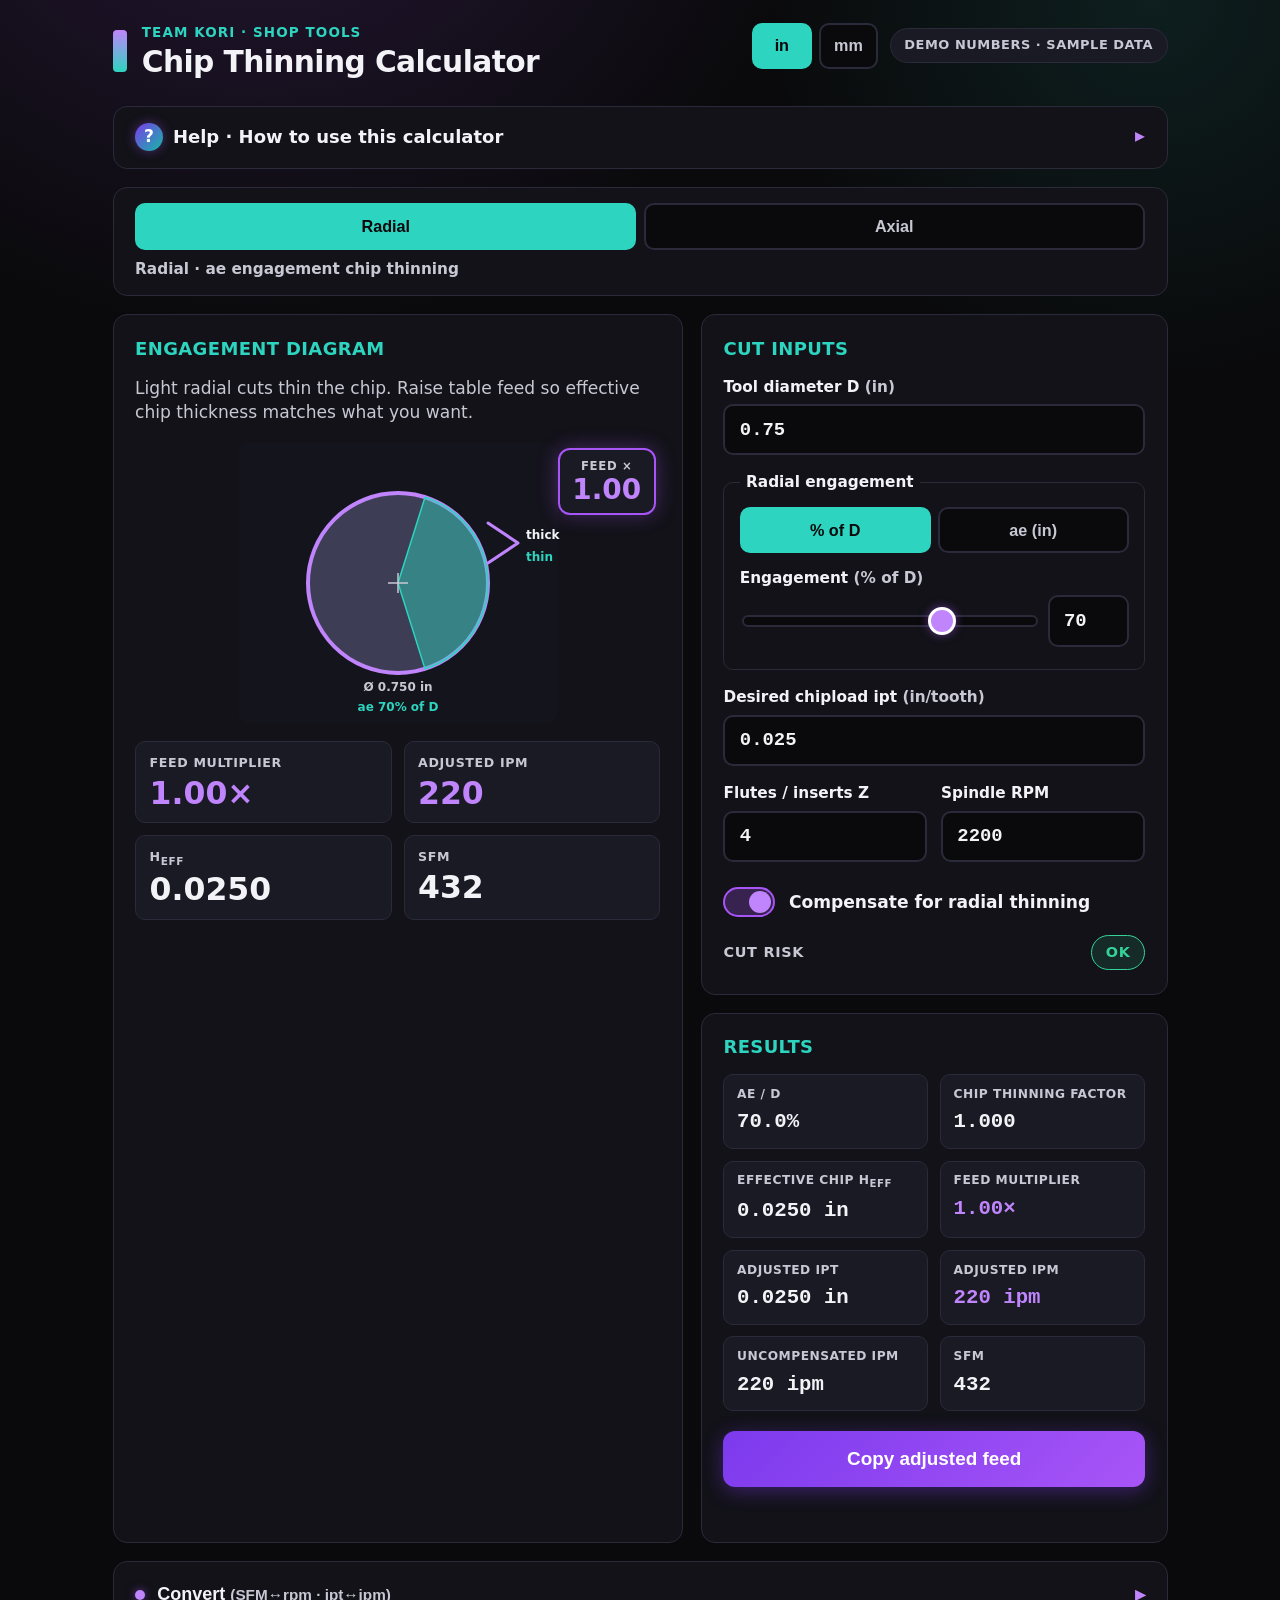
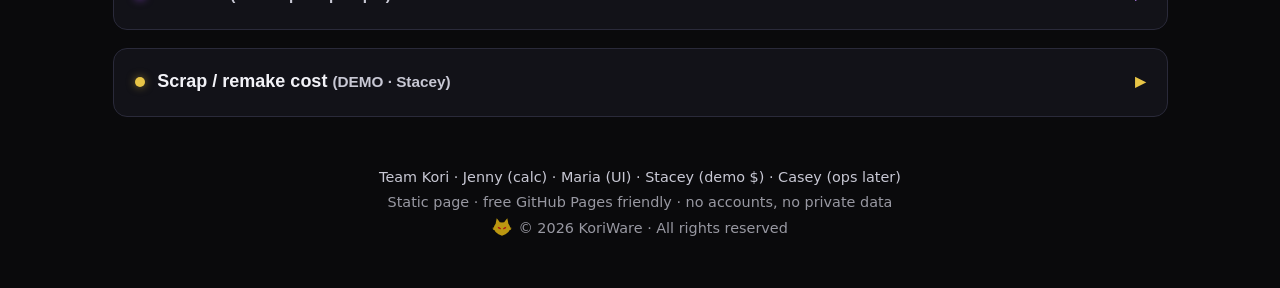
<file: index.html>
<!DOCTYPE html>
<!-- Chip Thinning Calculator. Copyright (c) 2026 KoriWare. All rights reserved. No permission is granted to copy, modify, redistribute, or reuse this code, design, or content. See LICENSE. -->
<html lang="en">
<head>
  <meta charset="UTF-8" />
  <meta name="viewport" content="width=device-width, initial-scale=1, viewport-fit=cover" />
  <meta name="description" content="Team Kori shop tool — Chip Thinning Calculator (Radial / Axial) for CNC machinists. Demo data only." />
  <meta property="og:type" content="website" />
  <meta property="og:site_name" content="Team Kori" />
  <meta property="og:title" content="Chip Thinning Calculator" />
  <meta property="og:description" content="Free radial / axial chip thinning calc for CNC. in|mm, Convert strip, phone-friendly. Demo numbers only." />
  <meta property="og:url" content="https://koriware.github.io/team-kori-shop-calc/" />
  <meta property="og:image" content="https://koriware.github.io/team-kori-shop-calc/og-image.png" />
  <meta property="og:image:width" content="1200" />
  <meta property="og:image:height" content="630" />
  <meta name="twitter:card" content="summary_large_image" />
  <meta name="twitter:title" content="Chip Thinning Calculator" />
  <meta name="twitter:description" content="Free radial / axial chip thinning calc for CNC. in|mm, Convert strip, phone-friendly. Demo numbers only." />
  <meta name="twitter:image" content="https://koriware.github.io/team-kori-shop-calc/og-image.png" />
  <meta name="theme-color" content="#0a0a0c" />
  <meta name="apple-mobile-web-app-capable" content="yes" />
  <meta name="apple-mobile-web-app-status-bar-style" content="black-translucent" />
  <meta name="apple-mobile-web-app-title" content="Chip Thinning" />
  <title>Chip Thinning Calculator · Team Kori</title>
  <link rel="manifest" href="manifest.webmanifest" />
  <link rel="icon" type="image/png" sizes="192x192" href="icon-192.png?v=cat3" />
  <link rel="icon" type="image/png" sizes="512x512" href="icon-512.png?v=cat3" />
  <link rel="apple-touch-icon" href="apple-touch-icon.png?v=cat3" />
  <link rel="stylesheet" href="styles.css?v=cat3" />
</head>
<body>
  <a class="skip-link" href="#main">Skip to calculator</a>

  <header class="site-header">
    <div class="brand">
      <span class="brand-mark" aria-hidden="true"></span>
      <div>
        <p class="brand-kicker">Team Kori · Shop Tools</p>
        <h1>Chip Thinning Calculator</h1>
      </div>
    </div>
    <div class="header-controls">
      <div class="seg units-seg" role="group" aria-label="Length units">
        <button type="button" id="units-in" class="seg-btn active" aria-pressed="true">in</button>
        <button type="button" id="units-mm" class="seg-btn" aria-pressed="false">mm</button>
      </div>
      <p class="demo-badge" role="status">DEMO NUMBERS · Sample data</p>
    </div>
  </header>

  <main id="main" class="layout">
    <!-- Help (collapsible) -->
    <section class="panel help" aria-labelledby="help-heading">
      <details class="help-details">
        <summary id="help-heading">
          <span class="help-summary-inner">
            <span class="help-mark" aria-hidden="true">?</span>
            Help · How to use this calculator
          </span>
          <span class="help-chevron" aria-hidden="true">▸</span>
        </summary>
        <div class="help-body">
          <h3>Quick start</h3>
          <ol class="help-steps">
            <li>Pick <strong>Radial</strong> or <strong>Axial</strong> mode with the top toggle.</li>
            <li>Set tool Ø, engagement (ae/% or ap + κ), desired chipload, flutes, and RPM.</li>
            <li>Read <strong>h<sub>eff</sub></strong>, the feed <strong>multiplier</strong>, and <strong>adjusted feed</strong> in the big numbers.</li>
            <li>Flip <strong>in | mm</strong> in the header anytime — it rewrites the whole board (angles, Z, RPM stay put).</li>
            <li>Open <strong>Convert</strong> under Results for SFM↔rpm / ipt↔ipm, then tap <strong>Use this…</strong> to push into the calc.</li>
          </ol>

          <h3>Radial mode</h3>
          <p>Side-milling / circular engagement. Factor = 2·√((ae/D)·(1−ae/D)) when ae/D &lt; 50%, else 1 (the chip reaches full ipt once the tool engages half its diameter). Example: 12.7% stepover gives a factor of 0.666, so feed × 1.50. Source: <a href="https://www.harveyperformance.com/in-the-loupe/combat-chip-thinning/" target="_blank" rel="noopener" style="color:inherit">Harvey Performance, Combat Chip Thinning</a> and HEM Guidebook p.20. Light ae thins the chip. Diagram: tool circle with shaded ae wedge.</p>

          <h3>Axial mode</h3>
          <p>Lead / entering angle thinning. Factor = sin(κ). Inputs: Ø (for surface speed), ap (axial DOC), κ (presets or free), ipt, Z, RPM. Diagram: side-view depth + lead-angle geometry. Source: <a href="https://www.sandvik.coromant.com/en-us/knowledge/milling/entering-angle-and-chip-thickness" target="_blank" rel="noopener" style="color:inherit">Sandvik Coromant, Entering angle and chip thickness</a> (h<sub>ex</sub> = f<sub>z</sub> · sin(κ<sub>r</sub>) for straight-edge inserts).</p>

          <h3>Compensate</h3>
          <p><strong>Radial only.</strong> When ON, the calc multiplies table feed so programmed IPM puts <em>effective</em> chip thickness back to the ipt you typed — light side cuts thin the chip, so you feed faster to keep load. When OFF, you still see the thinning math, but programmed feed stays ipt × RPM × Z.</p>
          <p><strong>Axial has no Compensate button on purpose.</strong> At small lead angles (like 12°) that jump can be 4–5× and unsafe for tools, spindle, and people. You still see h<sub>eff</sub> and a <strong>theoretical × (info only)</strong> — raise feed yourself after checking machine load and the insert card. Never treat the Axial × as a one-tap program value.</p>

          <h3>Lead / entering angle κ</h3>
          <p class="help-demo"><strong>What to type into κ.</strong> Open the insert or cutter catalog (or the box). Find one number labeled <strong>lead angle</strong>, <strong>entering angle</strong>, <strong>approach angle</strong>, or <strong>κ / κr</strong> — how many degrees the cutting edge leans off the machined face. Type that number into κ. Example: FFQ4 high-feed ≈ <strong>12°</strong>.</p>
          <p><strong>What it is (picture it).</strong> Look at the tool from the side, like the diagram. The work is flat. The insert’s cutting edge either stands tall or lays flatter on that face. κ is that lean, in degrees — not how deep you cut, not how wide sideways.</p>
          <ul class="help-steps">
            <li><strong>90°</strong> — edge stands square to the face (shoulder mill). Almost no axial thinning.</li>
            <li><strong>45°</strong> — common mid lean. Factor ≈ 0.707.</li>
            <li><strong>15° or 12°</strong> — high-feed: edge lays nearly flat on the face. Chip gets much thinner (sin 12° ≈ 0.208). Catalogs list high table feeds — you raise feed yourself against spindle load; Axial will not auto-jump feed.</li>
          </ul>
          <p><strong>Do not type these into κ:</strong> ap (depth of cut), ae (side engagement), rake, clearance, or a “chip thinning factor” from CAM. Those are different fields. κ is only the lean angle from the insert card.</p>
          <p>Math: Axial factor = sin(κ). Smaller κ → thinner chip → bigger theoretical × (shown as info only). Match the preset to your real card — don’t leave 15° on if your tool is 12°.</p>

          <h3>Convert + units</h3>
          <p><strong>in | mm</strong> lives in the header and flips every length field and label on the board (×25.4). <strong>Convert</strong> is a violet accordion under Results: SFM↔RPM needs Ø; ipt↔IPM needs Z + RPM. In mm mode it shows <strong>m/min ↔ rpm</strong> and <strong>mm/tooth ↔ mm/min</strong>. Gold stays on DEMO $ only — never next to Convert.</p>
          <p>Convert math: RPM = 12 × SFM ÷ (π × Ø), which Harvey Tool prints as 3.82 × SFM ÷ D, and feed = chipload × flutes × RPM. Source: <a href="https://www.harveytool.com/resources/general-machining-guidelines" target="_blank" rel="noopener" style="color:inherit">Harvey Tool General Machining Guidelines</a>.</p>

          <h3>DEMO costs only</h3>
          <p class="help-demo"><strong>DEMO costs only.</strong> Blank $, burden rate, and scrap totals are sample numbers so you can see how scrap burns cash. They are not anyone’s real shop rates. Toggle the panel off if you only want the thinning math.</p>

          <h3>What’s not in this build</h3>
          <p class="help-later"><strong>What’s not here yet.</strong> Setup / PM due board and arrive-by timers stay parked for a later tab — not missing, just not shipped.</p>
        </div>
      </details>
    </section>

    <!-- Primary mode: Radial | Axial -->
    <section class="panel mode-bar" aria-label="Thinning mode">
      <div class="seg mode-seg" role="group" aria-label="Radial or Axial">
        <button type="button" id="primary-radial" class="seg-btn active" aria-pressed="true">Radial</button>
        <button type="button" id="primary-axial" class="seg-btn" aria-pressed="false">Axial</button>
      </div>
      <p id="mode-hint" class="mode-hint">Radial · ae engagement chip thinning</p>
    </section>

    <!-- Hero diagram + primary outputs -->
    <section class="panel hero" aria-labelledby="diagram-heading">
      <div class="hero-copy">
        <h2 id="diagram-heading">Engagement diagram</h2>
        <p id="hero-lede" class="lede">Light radial cuts thin the chip. Raise table feed so effective chip thickness matches what you want.</p>
      </div>

      <div class="diagram-wrap" aria-hidden="true">
        <!-- Radial SVG -->
        <svg id="svg-radial" width="320" height="280" viewBox="0 0 320 280" preserveAspectRatio="xMidYMid meet" role="img" aria-label="Tool circle with shaded radial engagement arc">
          <circle cx="160" cy="140" r="90" class="tool-body" />
          <circle cx="160" cy="140" r="90" class="tool-ring" fill="none" />
          <path id="ae-wedge" class="ae-wedge" d="" />
          <line x1="150" y1="140" x2="170" y2="140" class="center-cross" />
          <line x1="160" y1="130" x2="160" y2="150" class="center-cross" />
          <g id="chip-arrow" class="chip-arrow">
            <path d="M 250 80 L 280 100 L 250 120" fill="none" stroke-linecap="round" stroke-linejoin="round" />
            <text x="288" y="96" class="chip-label">thick</text>
            <text x="288" y="118" class="chip-label thin">thin</text>
          </g>
          <text id="label-d" x="160" y="248" text-anchor="middle" class="svg-label">Ø D</text>
          <text id="label-ae" x="160" y="268" text-anchor="middle" class="svg-label ae">ae engagement</text>
        </svg>

        <!-- Axial SVG (side view: endmill + live lead angle) -->
        <svg id="svg-axial" class="hidden" width="320" height="280" viewBox="0 0 320 280" preserveAspectRatio="xMidYMid meet" role="img" aria-label="Endmill side view — lead angle tracks κ input">
          <!-- Workpiece -->
          <rect x="40" y="160" width="240" height="70" class="axial-work" rx="4" />
          <!-- Endmill: shank + body + flutes (static silhouette) -->
          <g id="axial-endmill" class="axial-endmill">
            <rect id="axial-shank" x="148" y="28" width="24" height="36" class="tool-body" rx="3" />
            <rect id="axial-cutter" x="130" y="60" width="60" height="100" class="tool-body" rx="6" />
            <rect x="130" y="60" width="60" height="100" class="tool-ring-rect" fill="none" rx="6" />
            <!-- Flute suggestion lines -->
            <line x1="142" y1="70" x2="142" y2="150" class="flute-line" />
            <line x1="160" y1="70" x2="160" y2="150" class="flute-line" />
            <line x1="178" y1="70" x2="178" y2="150" class="flute-line" />
          </g>
          <!-- Lead-angle insert wedge (updates with κ) -->
          <path id="axial-face" class="ae-wedge" d="" />
          <!-- Cutting edge line (updates with κ) -->
          <line id="axial-edge" class="lead-edge" x1="190" y1="160" x2="140" y2="120" />
          <!-- κ arc between work face and cutting edge -->
          <path id="kappa-arc" class="kappa-arc" d="" fill="none" />
          <!-- ap depth bracket -->
          <line id="ap-line" x1="210" y1="160" x2="210" y2="160" class="ap-bracket" />
          <text id="label-ap" x="222" y="150" class="svg-label ae">ap</text>
          <text id="label-kappa" x="100" y="150" text-anchor="middle" class="svg-label">κ</text>
          <text id="label-d-ax" x="160" y="258" text-anchor="middle" class="svg-label">Ø D · lead κ</text>
          <text id="label-ax-sub" x="160" y="272" text-anchor="middle" class="svg-label ae">axial thinning</text>
        </svg>

        <div id="mult-badge" class="mult-badge" aria-live="polite">
          <span class="mult-label">Feed ×</span>
          <span id="badge-mult" class="mult-value">1.00</span>
        </div>
      </div>

      <div class="hero-stats" aria-live="polite">
        <div class="stat">
          <span class="stat-label">Feed multiplier</span>
          <span id="out-mult" class="stat-value accent">—</span>
        </div>
        <div class="stat">
          <span class="stat-label" id="lbl-adj-feed">Adjusted IPM</span>
          <span id="out-adj-ipm" class="stat-value accent">—</span>
        </div>
        <div class="stat">
          <span class="stat-label">h<sub>eff</sub></span>
          <span id="out-heff" class="stat-value">—</span>
        </div>
        <div class="stat">
          <span class="stat-label" id="lbl-sfm">SFM</span>
          <span id="out-sfm" class="stat-value">—</span>
        </div>
      </div>
    </section>

    <!-- Inputs -->
    <section class="panel inputs" aria-labelledby="inputs-heading">
      <h2 id="inputs-heading">Cut inputs</h2>

      <div class="field">
        <label for="inp-d">Tool diameter D <span class="unit" id="unit-d">(in)</span></label>
        <input id="inp-d" type="number" inputmode="decimal" min="0.001" step="0.001" value="0.75" required />
      </div>

      <!-- Radial engagement -->
      <fieldset class="fieldset" id="block-radial">
        <legend>Radial engagement</legend>
        <div class="seg" role="group" aria-label="Engagement mode">
          <button type="button" id="mode-pct" class="seg-btn active" aria-pressed="true">% of D</button>
          <button type="button" id="mode-ae" class="seg-btn" aria-pressed="false">ae <span id="ae-unit-btn">(in)</span></button>
        </div>
        <div class="field" id="field-pct">
          <label for="inp-pct">Engagement <span class="unit">(% of D)</span></label>
          <div class="slider-row">
            <input id="inp-pct" type="range" min="1" max="100" step="1" value="70" />
            <input id="inp-pct-num" type="number" inputmode="decimal" min="1" max="100" step="1" value="70" aria-label="Engagement percent number" />
          </div>
        </div>
        <div class="field hidden" id="field-ae">
          <label for="inp-ae">Radial width ae <span class="unit" id="unit-ae">(in)</span></label>
          <input id="inp-ae" type="number" inputmode="decimal" min="0.001" step="0.001" value="0.525" />
        </div>
      </fieldset>

      <!-- Axial engagement -->
      <fieldset class="fieldset hidden" id="block-axial">
        <legend>Axial engagement</legend>
        <div class="field">
          <label for="inp-ap">Axial DOC ap <span class="unit" id="unit-ap">(in)</span></label>
          <input id="inp-ap" type="number" inputmode="decimal" min="0.001" step="0.001" value="0.100" />
        </div>
        <div class="field">
          <label for="inp-kappa">Lead / entering angle κ <span class="unit">(°)</span></label>
          <div class="kappa-row">
            <input id="inp-kappa" type="number" inputmode="decimal" min="1" max="90" step="0.1" value="45" />
            <div class="kappa-presets" role="group" aria-label="κ presets">
              <button type="button" class="preset-btn" data-kappa="90">90°</button>
              <button type="button" class="preset-btn active" data-kappa="45">45°</button>
              <button type="button" class="preset-btn" data-kappa="15">15°</button>
            </div>
          </div>
          <p class="convert-hint">90° ≈ square · 45° · 15° high-feed</p>
        </div>
      </fieldset>

      <div class="field">
        <label for="inp-ipt">Desired chipload <span id="lbl-ipt-name">ipt</span> <span class="unit" id="unit-ipt">(in/tooth)</span></label>
        <input id="inp-ipt" type="number" inputmode="decimal" min="0.0001" step="0.0001" value="0.025" required />
      </div>

      <div class="field-row">
        <div class="field">
          <label for="inp-z">Flutes / inserts Z</label>
          <input id="inp-z" type="number" inputmode="numeric" min="1" step="1" value="4" required />
        </div>
        <div class="field">
          <label for="inp-rpm">Spindle RPM</label>
          <input id="inp-rpm" type="number" inputmode="numeric" min="1" step="1" value="2200" required />
        </div>
      </div>

      <div class="toggle-row" id="row-compensate">
        <label class="toggle" for="inp-compensate">
          <input id="inp-compensate" type="checkbox" checked />
          <span class="toggle-ui" aria-hidden="true"></span>
          <span class="toggle-text" id="lbl-compensate">Compensate for radial thinning</span>
        </label>
      </div>
      <p id="axial-safe-note" class="mode-hint hidden" role="note">Axial never auto-bumps feed — theoretical × is info only. Cap IPM yourself.</p>

      <p id="warn-box" class="warn-box hidden" role="alert"></p>

      <div class="risk-row">
        <span class="risk-label">Cut risk</span>
        <span id="risk-chip" class="risk-chip green">OK</span>
      </div>
    </section>

    <!-- Detailed outputs -->
    <section class="panel outputs" aria-labelledby="outputs-heading">
      <h2 id="outputs-heading">Results</h2>
      <dl class="result-grid">
        <div>
          <dt id="dt-ratio">ae / D</dt>
          <dd id="out-ratio">—</dd>
        </div>
        <div>
          <dt>Chip thinning factor</dt>
          <dd id="out-factor">—</dd>
        </div>
        <div>
          <dt>Effective chip h<sub>eff</sub></dt>
          <dd id="out-heff2">—</dd>
        </div>
        <div>
          <dt id="dt-mult">Feed multiplier</dt>
          <dd id="out-mult2" class="accent-text">—</dd>
        </div>
        <div>
          <dt id="dt-adj-ipt">Adjusted ipt</dt>
          <dd id="out-adj-ipt">—</dd>
        </div>
        <div>
          <dt id="dt-adj-ipm">Adjusted IPM</dt>
          <dd id="out-adj-ipm2" class="accent-text">—</dd>
        </div>
        <div>
          <dt id="dt-raw-ipm">Uncompensated IPM</dt>
          <dd id="out-raw-ipm">—</dd>
        </div>
        <div>
          <dt id="dt-sfm">SFM</dt>
          <dd id="out-sfm2">—</dd>
        </div>
      </dl>

      <button type="button" id="btn-copy" class="btn-primary">
        Copy adjusted feed
      </button>
      <p id="copy-status" class="copy-status" aria-live="polite"></p>
    </section>

    <!-- Convert (collapsible, under Results — violet; never next to gold DEMO $) -->
    <section class="panel convert" aria-labelledby="convert-heading">
      <button type="button" id="convert-toggle" class="convert-toggle" aria-expanded="false" aria-controls="convert-body">
        <span>
          <span class="violet-dot" aria-hidden="true"></span>
          Convert <span class="soft">(SFM↔rpm · ipt↔ipm)</span>
        </span>
        <span id="convert-chevron" class="chevron convert-chevron" aria-hidden="true">▸</span>
      </button>
      <h2 id="convert-heading" class="sr-only">Convert</h2>

      <div id="convert-body" class="convert-body hidden">
        <p class="convert-lede">Push results into the calc mid-job. <strong>in | mm</strong> stays in the header. Violet = convert · gold stays on DEMO $.</p>

        <div class="convert-grid">
          <div class="convert-card">
            <h3 id="conv-speed-title">SFM ↔ RPM</h3>
            <div class="field-row">
              <div class="field">
                <label for="conv-sfm" id="lbl-conv-sfm">SFM</label>
                <input id="conv-sfm" type="number" inputmode="decimal" min="0" step="1" value="" placeholder="—" />
              </div>
              <div class="field">
                <label for="conv-rpm">RPM</label>
                <input id="conv-rpm" type="number" inputmode="numeric" min="0" step="1" value="" placeholder="—" />
              </div>
            </div>
            <p class="convert-hint" id="conv-speed-hint">Uses tool Ø above</p>
            <div class="convert-actions">
              <button type="button" id="btn-use-rpm" class="btn-convert">Use this RPM</button>
              <button type="button" id="btn-use-sfm" class="btn-convert ghost">Fill from calc</button>
            </div>
          </div>

          <div class="convert-card">
            <h3 id="conv-feed-title">ipt ↔ IPM</h3>
            <div class="field-row">
              <div class="field">
                <label for="conv-ipt" id="lbl-conv-ipt">ipt</label>
                <input id="conv-ipt" type="number" inputmode="decimal" min="0" step="0.0001" value="" placeholder="—" />
              </div>
              <div class="field">
                <label for="conv-ipm" id="lbl-conv-ipm">IPM</label>
                <input id="conv-ipm" type="number" inputmode="decimal" min="0" step="0.1" value="" placeholder="—" />
              </div>
            </div>
            <p class="convert-hint">Uses Z + RPM above</p>
            <div class="convert-actions">
              <button type="button" id="btn-use-ipm" class="btn-convert">Use this IPM→ipt</button>
              <button type="button" id="btn-use-ipt" class="btn-convert ghost">Use this ipt</button>
            </div>
          </div>
        </div>
      </div>
    </section>

    <!-- Cost panel (Stacey) -->
    <section class="panel cost" aria-labelledby="cost-heading">
      <button type="button" id="cost-toggle" class="cost-toggle" aria-expanded="false" aria-controls="cost-body">
        <span>
          <span class="gold-dot" aria-hidden="true"></span>
          Scrap / remake cost <span class="soft">(DEMO · Stacey)</span>
        </span>
        <span id="cost-chevron" class="chevron" aria-hidden="true">▸</span>
      </button>

      <div id="cost-body" class="cost-body hidden">
        <p class="demo-note">Demo defaults only — not real shop costs. Toggle this panel off for pure thinning math.</p>

        <div class="field-row">
          <div class="field">
            <label for="cost-blank">Blank $</label>
            <input id="cost-blank" type="number" inputmode="decimal" min="0" step="0.01" value="25" />
          </div>
          <div class="field">
            <label for="cost-cycle">Cycle <span class="unit">(min)</span></label>
            <input id="cost-cycle" type="number" inputmode="decimal" min="0" step="0.1" value="8" />
          </div>
        </div>
        <div class="field-row">
          <div class="field">
            <label for="cost-burden">Burden <span class="unit">($/hr)</span></label>
            <input id="cost-burden" type="number" inputmode="decimal" min="0" step="1" value="85" />
          </div>
          <div class="field">
            <label for="cost-scrap">Scrap count</label>
            <input id="cost-scrap" type="number" inputmode="numeric" min="0" step="1" value="1" />
          </div>
        </div>
        <div class="field-row">
          <div class="field">
            <label for="cost-tool">Tool / insert $</label>
            <input id="cost-tool" type="number" inputmode="decimal" min="0" step="0.01" value="40" />
          </div>
          <div class="field">
            <label for="cost-edges">Est. edges left</label>
            <input id="cost-edges" type="number" inputmode="numeric" min="0" step="1" value="4" />
          </div>
        </div>

        <dl class="cost-results">
          <div>
            <dt>Scrap $ (per part)</dt>
            <dd id="out-scrap-cost" class="gold-text">—</dd>
          </div>
          <div>
            <dt>Remake $ (× scrap count)</dt>
            <dd id="out-remake-cost" class="gold-text">—</dd>
          </div>
          <div>
            <dt>Tool-life risk</dt>
            <dd><span id="tool-risk-chip" class="risk-chip green">OK</span></dd>
          </div>
        </dl>
      </div>
    </section>
  </main>

  <footer class="site-footer">
    <p>Team Kori · Jenny (calc) · Maria (UI) · Stacey (demo $) · Casey (ops later)</p>
    <p class="fine">Static page · free GitHub Pages friendly · no accounts, no private data</p>
    <p class="fine"><img src="cat-mark.svg?v=cat3" alt="" class="cat-mark" width="18" height="16">© 2026 KoriWare · All rights reserved</p>
  </footer>

  <script src="app.js?v=ct1"></script>
</body>
</html>
</file>
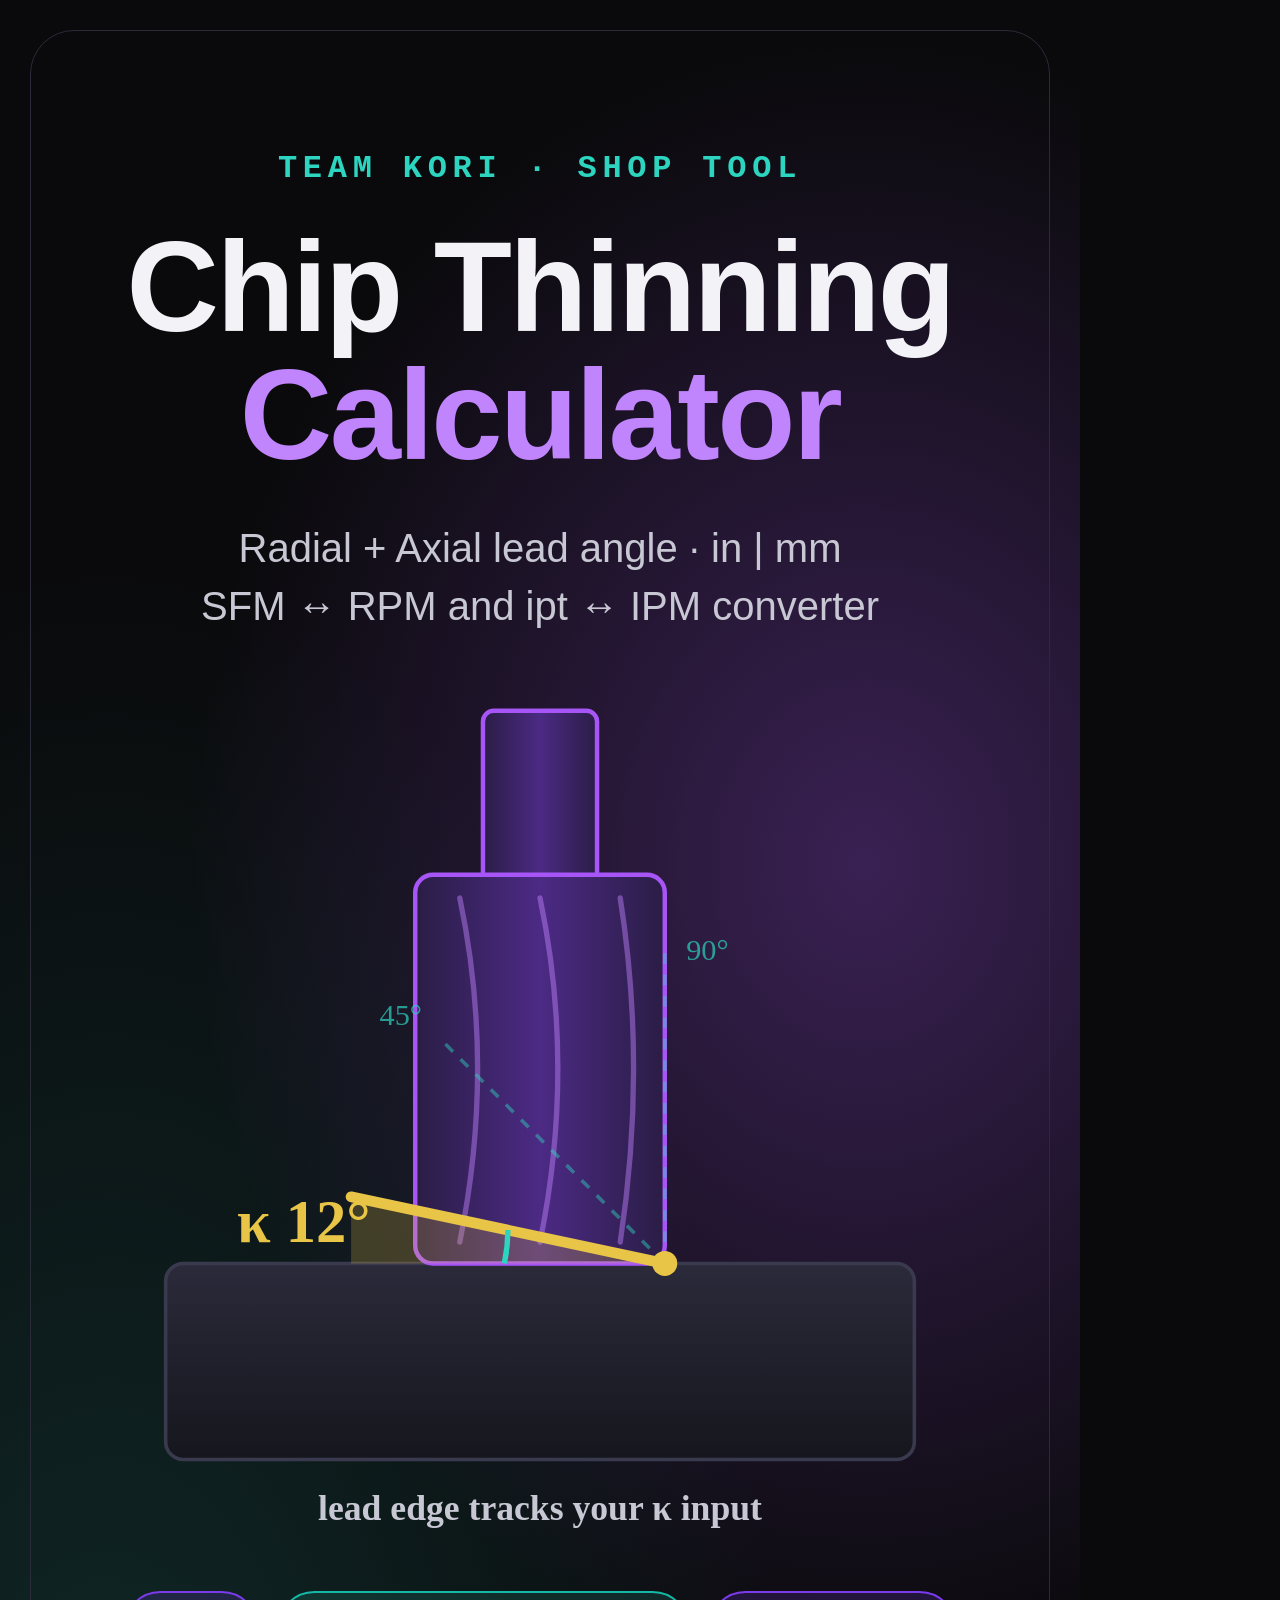
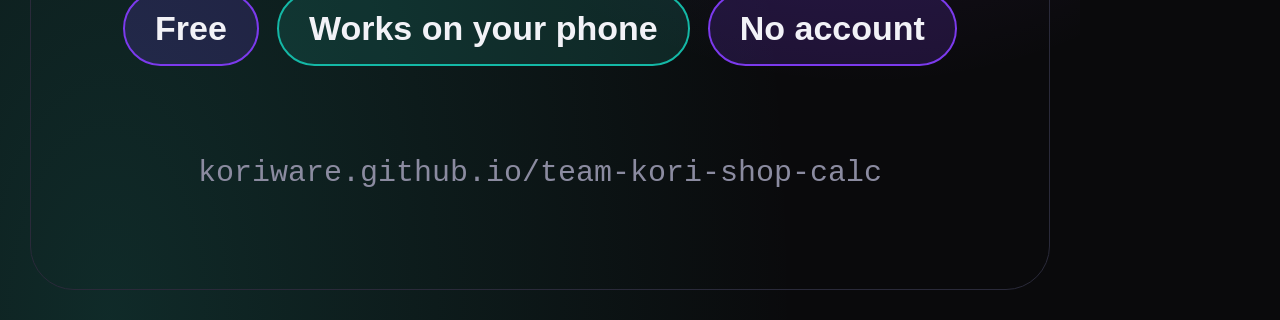
<file: _card/card-916.html>
<!doctype html><html><head><meta charset="utf-8"><style>
*{margin:0;padding:0;box-sizing:border-box}
html,body{width:1080px;height:1920px;background:#0a0a0c;overflow:hidden}
.card{position:relative;width:1080px;height:1920px;padding:150px 90px 130px;display:flex;flex-direction:column;align-items:center;text-align:center;
 background:radial-gradient(ellipse at 80% 45%,rgba(168,85,247,.30),transparent 55%),
 radial-gradient(ellipse at 10% 100%,rgba(45,212,191,.16),transparent 50%),#0a0a0c;
 font-family:'Inter',sans-serif;color:#f2f2f7}
.card:before{content:"";position:absolute;inset:30px;border:1.5px solid #2a2a3a;border-radius:44px}
.eyebrow{font-family:'JetBrains Mono',monospace;font-size:32px;letter-spacing:.18em;color:#2dd4bf;font-weight:600}
h1{font-family:'Space Grotesk',sans-serif;font-weight:700;font-size:128px;line-height:1.0;margin-top:36px;letter-spacing:-.02em}
h1 span{color:#c084fc}
.sub{font-size:40px;color:#c8c8d4;margin-top:40px;line-height:1.45}
.diagram{width:820px;height:856px;margin-top:40px}
.pills{display:flex;gap:18px;margin-top:60px;flex-wrap:wrap;justify-content:center}
.pill{font-size:34px;font-weight:600;padding:16px 30px;border-radius:999px;border:2px solid #7c3aed;background:rgba(124,58,237,.18)}
.pill.t{border-color:#14b8a6;background:rgba(45,212,191,.12)}
.url{margin-top:auto;font-family:'JetBrains Mono',monospace;font-size:30px;color:#8b8ba0}
</style></head><body><div class="card">
 <div class="eyebrow">TEAM KORI · SHOP TOOL</div>
 <h1>Chip Thinning<br><span>Calculator</span></h1>
 <div class="sub">Radial + Axial lead angle · in | mm<br>SFM ↔ RPM and ipt ↔ IPM converter</div>
 <svg class="diagram" viewBox="0 0 460 480">
 <defs><linearGradient id="body" x1="0" x2="1"><stop offset="0" stop-color="#2a1d45"/><stop offset=".5" stop-color="#4c2a85"/><stop offset="1" stop-color="#2a1d45"/></linearGradient>
 <linearGradient id="work" x1="0" y1="0" x2="0" y2="1"><stop offset="0" stop-color="#2a2a3a"/><stop offset="1" stop-color="#16161e"/></linearGradient></defs>
 <!-- work -->
 <rect x="20" y="330" width="420" height="110" rx="10" fill="url(#work)" stroke="#3a3a4e" stroke-width="2"/>
 <!-- shank -->
 <rect x="198" y="20" width="64" height="100" rx="6" fill="url(#body)" stroke="#a855f7" stroke-width="2.5"/>
 <!-- body -->
 <rect x="160" y="112" width="140" height="218" rx="10" fill="url(#body)" stroke="#a855f7" stroke-width="2.5"/>
 <g stroke="rgba(192,132,252,.45)" stroke-width="3" stroke-linecap="round">
  <path d="M185 125 Q205 220 185 318" fill="none"/><path d="M230 125 Q250 220 230 318" fill="none"/><path d="M275 125 Q290 220 275 318" fill="none"/></g>
 <!-- ghost edges -->
 <g stroke="#2dd4bf" stroke-width="2" stroke-dasharray="6 6" opacity=".45">
  <line x1="300" y1="330" x2="300" y2="150"/><line x1="300" y1="330" x2="173" y2="203"/></g>
 <text x="312" y="160" font-family="JetBrains Mono" font-size="17" fill="#2dd4bf" opacity=".7">90°</text>
 <text x="140" y="196" font-family="JetBrains Mono" font-size="17" fill="#2dd4bf" opacity=".7">45°</text>
 <!-- wedge + live edge at 12° -->
 <path d="M300 330 L124 292.6 L124 330 Z" fill="rgba(232,197,71,.22)"/>
 <line x1="300" y1="330" x2="124" y2="292.6" stroke="#e8c547" stroke-width="6" stroke-linecap="round"/>
 <path d="M210 330 A90 90 0 0 0 212 311.3" fill="none" stroke="#2dd4bf" stroke-width="3"/>
 <circle cx="300" cy="330" r="7" fill="#e8c547"/>
 <text x="60" y="318" font-family="Space Grotesk" font-weight="700" font-size="34" fill="#e8c547">κ 12°</text>
 <!-- caption -->
 <text x="230" y="474" text-anchor="middle" font-family="Inter" font-weight="600" font-size="20" fill="#c8c8d4">lead edge tracks your κ input</text>
</svg>
 <div class="pills"><div class="pill">Free</div><div class="pill t">Works on your phone</div><div class="pill">No account</div></div>
 <div class="url">koriware.github.io/team-kori-shop-calc</div>
</div></body></html>
</file>
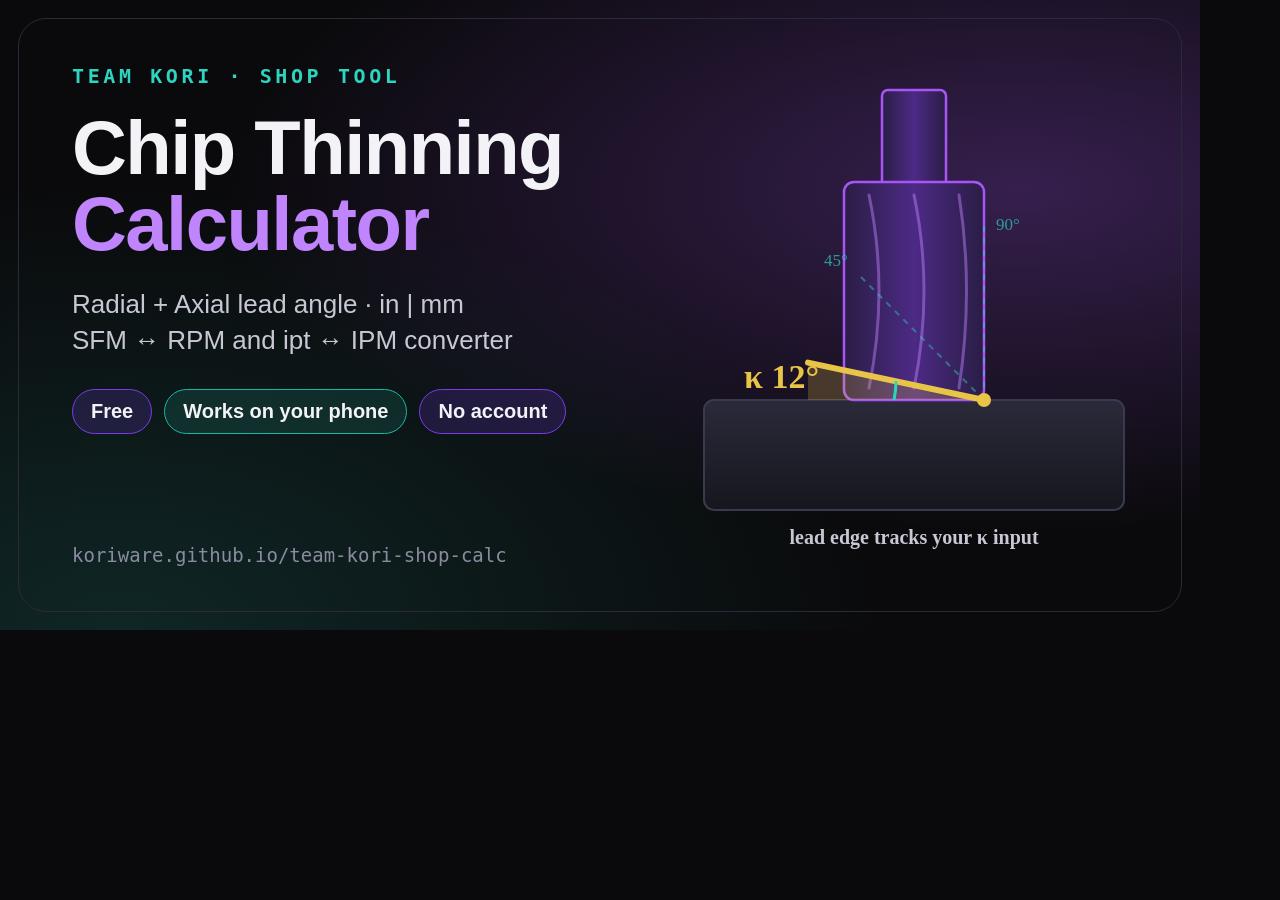
<file: _card/card.html>
<!doctype html><html><head><meta charset="utf-8"><style>
*{margin:0;padding:0;box-sizing:border-box}
html,body{width:1200px;height:630px;background:#0a0a0c;overflow:hidden}
.card{position:relative;width:1200px;height:630px;padding:64px 72px;
 background:radial-gradient(ellipse at 85% 30%,rgba(168,85,247,.28),transparent 55%),
 radial-gradient(ellipse at 10% 100%,rgba(45,212,191,.14),transparent 50%),#0a0a0c;
 font-family:'Inter',sans-serif;color:#f2f2f7}
.card:before{content:"";position:absolute;inset:18px;border:1px solid #2a2a3a;border-radius:28px}
.left{position:relative;width:640px;height:100%;display:flex;flex-direction:column}
.eyebrow{font-family:'JetBrains Mono',monospace;font-size:20px;letter-spacing:.18em;color:#2dd4bf;font-weight:600}
h1{font-family:'Space Grotesk',sans-serif;font-weight:700;font-size:76px;line-height:1.0;margin-top:22px;letter-spacing:-.02em}
h1 span{color:#c084fc}
.sub{font-size:26px;color:#c8c8d4;margin-top:24px;line-height:1.4}
.pills{display:flex;gap:12px;margin-top:30px}
.pill{font-size:20px;font-weight:600;padding:10px 18px;border-radius:999px;border:1.5px solid #7c3aed;background:rgba(124,58,237,.18);color:#f2f2f7}
.pill.t{border-color:#14b8a6;background:rgba(45,212,191,.12)}
.url{margin-top:auto;font-family:'JetBrains Mono',monospace;font-size:19px;color:#8b8ba0}
.diagram{position:absolute;right:56px;top:70px;width:460px;height:480px}
</style></head><body><div class="card">
<div class="left">
 <div class="eyebrow">TEAM KORI · SHOP TOOL</div>
 <h1>Chip Thinning<br><span>Calculator</span></h1>
 <div class="sub">Radial + Axial lead angle · in | mm<br>SFM ↔ RPM and ipt ↔ IPM converter</div>
 <div class="pills"><div class="pill">Free</div><div class="pill t">Works on your phone</div><div class="pill">No account</div></div>
 <div class="url">koriware.github.io/team-kori-shop-calc</div>
</div>
<svg class="diagram" viewBox="0 0 460 480">
 <defs><linearGradient id="body" x1="0" x2="1"><stop offset="0" stop-color="#2a1d45"/><stop offset=".5" stop-color="#4c2a85"/><stop offset="1" stop-color="#2a1d45"/></linearGradient>
 <linearGradient id="work" x1="0" y1="0" x2="0" y2="1"><stop offset="0" stop-color="#2a2a3a"/><stop offset="1" stop-color="#16161e"/></linearGradient></defs>
 <!-- work -->
 <rect x="20" y="330" width="420" height="110" rx="10" fill="url(#work)" stroke="#3a3a4e" stroke-width="2"/>
 <!-- shank -->
 <rect x="198" y="20" width="64" height="100" rx="6" fill="url(#body)" stroke="#a855f7" stroke-width="2.5"/>
 <!-- body -->
 <rect x="160" y="112" width="140" height="218" rx="10" fill="url(#body)" stroke="#a855f7" stroke-width="2.5"/>
 <g stroke="rgba(192,132,252,.45)" stroke-width="3" stroke-linecap="round">
  <path d="M185 125 Q205 220 185 318" fill="none"/><path d="M230 125 Q250 220 230 318" fill="none"/><path d="M275 125 Q290 220 275 318" fill="none"/></g>
 <!-- ghost edges -->
 <g stroke="#2dd4bf" stroke-width="2" stroke-dasharray="6 6" opacity=".45">
  <line x1="300" y1="330" x2="300" y2="150"/><line x1="300" y1="330" x2="173" y2="203"/></g>
 <text x="312" y="160" font-family="JetBrains Mono" font-size="17" fill="#2dd4bf" opacity=".7">90°</text>
 <text x="140" y="196" font-family="JetBrains Mono" font-size="17" fill="#2dd4bf" opacity=".7">45°</text>
 <!-- wedge + live edge at 12° -->
 <path d="M300 330 L124 292.6 L124 330 Z" fill="rgba(232,197,71,.22)"/>
 <line x1="300" y1="330" x2="124" y2="292.6" stroke="#e8c547" stroke-width="6" stroke-linecap="round"/>
 <path d="M210 330 A90 90 0 0 0 212 311.3" fill="none" stroke="#2dd4bf" stroke-width="3"/>
 <circle cx="300" cy="330" r="7" fill="#e8c547"/>
 <text x="60" y="318" font-family="Space Grotesk" font-weight="700" font-size="34" fill="#e8c547">κ 12°</text>
 <!-- caption -->
 <text x="230" y="474" text-anchor="middle" font-family="Inter" font-weight="600" font-size="20" fill="#c8c8d4">lead edge tracks your κ input</text>
</svg>
</div></body></html>
</file>
<file: styles.css>
/* Team Kori — Radial Chip Thinning Calculator
   Dark shop night mode: near-black, electric violet + teal, soft gold for $ only */

:root {
  --bg: #0a0a0c;
  --bg-panel: #121218;
  --bg-elevated: #1a1a24;
  --border: #2a2a3a;
  --text: #f2f2f7;
  --text-dim: #c8c8d4;
  --violet: #a855f7;
  --violet-hot: #c084fc;
  --violet-deep: #7c3aed;
  --teal: #2dd4bf;
  --teal-dim: #14b8a6;
  --gold: #e8c547;
  --gold-soft: #f0d97a;
  --green: #34d399;
  --yellow: #fbbf24;
  --red: #f87171;
  --danger-bg: rgba(248, 113, 113, 0.12);
  --warn-bg: rgba(251, 191, 36, 0.12);
  --ok-bg: rgba(52, 211, 153, 0.12);
  --radius: 14px;
  --font: system-ui, -apple-system, "Segoe UI", Roboto, "Helvetica Neue", sans-serif;
  --mono: ui-monospace, "SF Mono", Menlo, Consolas, monospace;
}

*,
*::before,
*::after {
  box-sizing: border-box;
}

html {
  font-size: 18px;
  -webkit-text-size-adjust: 100%;
}

body {
  margin: 0;
  min-height: 100dvh;
  font-family: var(--font);
  background: var(--bg);
  color: var(--text);
  line-height: 1.45;
  background-image:
    radial-gradient(ellipse 80% 50% at 20% -10%, rgba(168, 85, 247, 0.18), transparent 55%),
    radial-gradient(ellipse 60% 40% at 90% 0%, rgba(45, 212, 191, 0.1), transparent 50%);
}

.skip-link {
  position: absolute;
  left: -9999px;
  top: 0;
  background: var(--violet);
  color: #fff;
  padding: 0.5rem 1rem;
  z-index: 100;
}
.skip-link:focus {
  left: 0.5rem;
  top: 0.5rem;
}

/* Header */
.site-header {
  display: flex;
  flex-wrap: wrap;
  align-items: flex-start;
  justify-content: space-between;
  gap: 1rem;
  padding: 1.25rem 1.25rem 0.5rem;
  max-width: 1100px;
  margin: 0 auto;
}

.brand {
  display: flex;
  gap: 0.85rem;
  align-items: center;
}

.brand-mark {
  width: 14px;
  height: 42px;
  border-radius: 4px;
  background: linear-gradient(180deg, var(--violet-hot), var(--teal));
  flex-shrink: 0;
}

.brand-kicker {
  margin: 0;
  font-size: 0.75rem;
  font-weight: 700;
  letter-spacing: 0.08em;
  text-transform: uppercase;
  color: var(--teal);
}

.site-header h1 {
  margin: 0.15rem 0 0;
  font-size: clamp(1.25rem, 4vw, 1.65rem);
  font-weight: 800;
  letter-spacing: -0.02em;
  line-height: 1.15;
}

.demo-badge {
  margin: 0;
  padding: 0.4rem 0.75rem;
  border-radius: 999px;
  border: 1px solid var(--border);
  background: var(--bg-elevated);
  font-size: 0.72rem;
  font-weight: 700;
  letter-spacing: 0.04em;
  text-transform: uppercase;
  color: var(--text-dim);
}

/* Layout */
.layout {
  display: grid;
  gap: 1rem;
  padding: 1rem 1.25rem 2.5rem;
  max-width: 1100px;
  margin: 0 auto;
}

@media (min-width: 900px) {
  .layout {
    grid-template-columns: 1.1fr 0.9fr;
    grid-template-areas:
      "help help"
      "mode mode"
      "hero inputs"
      "hero outputs"
      "convert convert"
      "cost cost";
  }
  .help { grid-area: help; }
  .mode-bar { grid-area: mode; }
  .hero { grid-area: hero; }
  .inputs { grid-area: inputs; }
  .outputs { grid-area: outputs; }
  .convert { grid-area: convert; }
  .cost { grid-area: cost; }
}

.panel {
  background: var(--bg-panel);
  border: 1px solid var(--border);
  border-radius: var(--radius);
  padding: 1.15rem 1.2rem 1.3rem;
}

.panel h2 {
  margin: 0 0 0.75rem;
  font-size: 1rem;
  font-weight: 800;
  letter-spacing: 0.02em;
  text-transform: uppercase;
  color: var(--teal);
}

.lede {
  margin: 0 0 1rem;
  color: var(--text-dim);
  font-size: 0.95rem;
}

/* Diagram */
.diagram-wrap {
  position: relative;
  display: flex;
  justify-content: center;
  align-items: center;
  margin: 0.5rem 0 1rem;
  min-height: 220px;
  width: 100%;
}

#engagement-svg,
#svg-radial,
#svg-axial {
  /* iOS Safari: force a real box — unsized SVGs can paint as blank */
  width: 100%;
  max-width: 320px;
  height: 280px;
  min-height: 280px;
  flex: 0 0 auto;
  display: block;
  margin-inline: auto;
  overflow: visible;
  background: #14141c;
  border-radius: 12px;
}

/* Keep fixed min-height on iOS Safari — do not zero it under @supports(aspect-ratio) */

.tool-body {
  fill: #3d3d55;
}

.tool-ring {
  stroke: var(--violet-hot);
  stroke-width: 4;
}

.ae-wedge {
  fill: rgba(45, 212, 191, 0.45);
  stroke: var(--teal);
  stroke-width: 1.5;
}

.center-cross {
  stroke: var(--text-dim);
  stroke-width: 1.5;
}

.chip-arrow path {
  stroke: var(--violet-hot);
  stroke-width: 3;
}

.chip-label {
  fill: var(--text);
  font-size: 12px;
  font-weight: 700;
  font-family: var(--font);
}
.chip-label.thin {
  fill: var(--teal);
}

.svg-label {
  fill: var(--text-dim);
  font-size: 12px;
  font-weight: 600;
  font-family: var(--font);
}
.svg-label.ae {
  fill: var(--teal);
}

.mult-badge {
  position: absolute;
  top: 0.25rem;
  right: 0.25rem;
  display: flex;
  flex-direction: column;
  align-items: center;
  padding: 0.45rem 0.7rem;
  border-radius: 12px;
  background: var(--bg-elevated);
  border: 2px solid var(--violet);
  box-shadow: 0 0 20px rgba(168, 85, 247, 0.35);
  transition: transform 0.2s ease, box-shadow 0.2s ease;
}

.mult-badge.pulse {
  transform: scale(1.06);
  box-shadow: 0 0 28px rgba(168, 85, 247, 0.55);
}

.mult-label {
  font-size: 0.65rem;
  font-weight: 700;
  text-transform: uppercase;
  letter-spacing: 0.06em;
  color: var(--text-dim);
}

.mult-value {
  font-size: 1.55rem;
  font-weight: 800;
  font-variant-numeric: tabular-nums;
  color: var(--violet-hot);
  line-height: 1.1;
}

.hero-stats {
  display: grid;
  grid-template-columns: 1fr 1fr;
  gap: 0.65rem;
}

.stat {
  background: var(--bg-elevated);
  border: 1px solid var(--border);
  border-radius: 10px;
  padding: 0.65rem 0.75rem;
}

.stat-label {
  display: block;
  font-size: 0.7rem;
  font-weight: 700;
  text-transform: uppercase;
  letter-spacing: 0.05em;
  color: var(--text-dim);
  margin-bottom: 0.2rem;
}

.stat-value {
  font-size: clamp(1.35rem, 4vw, 1.75rem);
  font-weight: 800;
  font-variant-numeric: tabular-nums;
  line-height: 1.1;
}

.stat-value.accent {
  color: var(--violet-hot);
}

/* Forms */
.field {
  margin-bottom: 0.9rem;
}

.field label,
.fieldset legend {
  display: block;
  font-size: 0.85rem;
  font-weight: 700;
  margin-bottom: 0.35rem;
  color: var(--text);
}

.unit {
  font-weight: 600;
  color: var(--text-dim);
}

.fieldset {
  border: 1px solid var(--border);
  border-radius: 10px;
  padding: 0.75rem 0.85rem 0.35rem;
  margin: 0 0 0.9rem;
}

.fieldset legend {
  padding: 0 0.35rem;
  margin-bottom: 0;
}

.field-row {
  display: grid;
  grid-template-columns: 1fr 1fr;
  gap: 0.75rem;
}

input[type="number"],
input[type="text"] {
  width: 100%;
  padding: 0.7rem 0.8rem;
  font-size: 1.05rem;
  font-weight: 700;
  font-variant-numeric: tabular-nums;
  font-family: var(--mono);
  color: var(--text);
  background: var(--bg);
  border: 2px solid var(--border);
  border-radius: 10px;
  outline: none;
  transition: border-color 0.15s ease;
}

input[type="number"]:focus,
input[type="text"]:focus {
  border-color: var(--violet);
}

input[type="number"].invalid {
  border-color: var(--red);
}

.slider-row {
  display: grid;
  grid-template-columns: 1fr 4.5rem;
  gap: 0.65rem;
  align-items: center;
}

input[type="range"] {
  -webkit-appearance: none;
  appearance: none;
  width: 100%;
  height: 12px;
  border-radius: 999px;
  background: var(--bg);
  border: 2px solid var(--border);
  outline: none;
}

input[type="range"]::-webkit-slider-thumb {
  -webkit-appearance: none;
  appearance: none;
  width: 28px;
  height: 28px;
  border-radius: 50%;
  background: var(--violet-hot);
  border: 3px solid #fff;
  cursor: pointer;
  box-shadow: 0 0 10px rgba(168, 85, 247, 0.5);
}

input[type="range"]::-moz-range-thumb {
  width: 28px;
  height: 28px;
  border-radius: 50%;
  background: var(--violet-hot);
  border: 3px solid #fff;
  cursor: pointer;
}

.seg {
  display: grid;
  grid-template-columns: 1fr 1fr;
  gap: 0.4rem;
  margin-bottom: 0.75rem;
}

.seg-btn {
  padding: 0.65rem 0.5rem;
  font-size: 0.9rem;
  font-weight: 800;
  color: var(--text-dim);
  background: var(--bg);
  border: 2px solid var(--border);
  border-radius: 10px;
  cursor: pointer;
}

.seg-btn.active {
  color: #0a0a0c;
  background: var(--teal);
  border-color: var(--teal);
}

.hidden {
  display: none !important;
}

/* Toggle */
.toggle-row {
  margin: 0.5rem 0 1rem;
}

.toggle {
  display: flex;
  align-items: center;
  gap: 0.75rem;
  cursor: pointer;
  font-weight: 700;
  font-size: 0.95rem;
}

.toggle input {
  position: absolute;
  opacity: 0;
  width: 0;
  height: 0;
}

.toggle-ui {
  width: 52px;
  height: 30px;
  border-radius: 999px;
  background: var(--bg);
  border: 2px solid var(--border);
  position: relative;
  flex-shrink: 0;
  transition: background 0.15s ease, border-color 0.15s ease;
}

.toggle-ui::after {
  content: "";
  position: absolute;
  top: 2px;
  left: 2px;
  width: 22px;
  height: 22px;
  border-radius: 50%;
  background: var(--text-dim);
  transition: transform 0.15s ease, background 0.15s ease;
}

.toggle input:checked + .toggle-ui {
  background: rgba(168, 85, 247, 0.25);
  border-color: var(--violet);
}

.toggle input:checked + .toggle-ui::after {
  transform: translateX(22px);
  background: var(--violet-hot);
}

.toggle input:focus-visible + .toggle-ui {
  outline: 2px solid var(--violet);
  outline-offset: 2px;
}

/* Warnings & risk */
.warn-box {
  margin: 0 0 0.85rem;
  padding: 0.7rem 0.85rem;
  border-radius: 10px;
  background: var(--warn-bg);
  border: 1px solid var(--yellow);
  color: var(--yellow);
  font-weight: 700;
  font-size: 0.9rem;
}

.risk-row {
  display: flex;
  align-items: center;
  justify-content: space-between;
  gap: 0.75rem;
}

.risk-label {
  font-size: 0.8rem;
  font-weight: 700;
  text-transform: uppercase;
  letter-spacing: 0.05em;
  color: var(--text-dim);
}

.risk-chip {
  display: inline-block;
  padding: 0.35rem 0.75rem;
  border-radius: 999px;
  font-size: 0.8rem;
  font-weight: 800;
  letter-spacing: 0.04em;
  text-transform: uppercase;
}

.risk-chip.green {
  background: var(--ok-bg);
  color: var(--green);
  border: 1px solid var(--green);
}
.risk-chip.yellow {
  background: var(--warn-bg);
  color: var(--yellow);
  border: 1px solid var(--yellow);
}
.risk-chip.red {
  background: var(--danger-bg);
  color: var(--red);
  border: 1px solid var(--red);
}

/* Results */
.result-grid {
  display: grid;
  grid-template-columns: 1fr 1fr;
  gap: 0.65rem;
  margin: 0 0 1.1rem;
}

.result-grid > div {
  background: var(--bg-elevated);
  border: 1px solid var(--border);
  border-radius: 10px;
  padding: 0.6rem 0.7rem;
}

.result-grid dt {
  margin: 0;
  font-size: 0.68rem;
  font-weight: 700;
  text-transform: uppercase;
  letter-spacing: 0.04em;
  color: var(--text-dim);
}

.result-grid dd {
  margin: 0.2rem 0 0;
  font-size: 1.15rem;
  font-weight: 800;
  font-variant-numeric: tabular-nums;
  font-family: var(--mono);
}

.accent-text {
  color: var(--violet-hot) !important;
}

.btn-primary {
  width: 100%;
  padding: 0.95rem 1rem;
  font-size: 1.05rem;
  font-weight: 800;
  color: #fff;
  background: linear-gradient(135deg, var(--violet-deep), var(--violet));
  border: none;
  border-radius: 12px;
  cursor: pointer;
  box-shadow: 0 4px 20px rgba(124, 58, 237, 0.4);
  transition: transform 0.1s ease, box-shadow 0.15s ease;
}

.btn-primary:hover {
  box-shadow: 0 6px 28px rgba(124, 58, 237, 0.55);
}

.btn-primary:active {
  transform: scale(0.98);
}

.btn-primary:focus-visible {
  outline: 3px solid var(--teal);
  outline-offset: 2px;
}

.copy-status {
  margin: 0.5rem 0 0;
  min-height: 1.25rem;
  font-size: 0.85rem;
  font-weight: 700;
  color: var(--teal);
  text-align: center;
}

/* Cost panel */
.cost-toggle {
  width: 100%;
  display: flex;
  align-items: center;
  justify-content: space-between;
  gap: 0.75rem;
  padding: 0;
  background: none;
  border: none;
  color: var(--text);
  font-size: 1rem;
  font-weight: 800;
  cursor: pointer;
  text-align: left;
}

.gold-dot {
  display: inline-block;
  width: 10px;
  height: 10px;
  border-radius: 50%;
  background: var(--gold);
  margin-right: 0.4rem;
  box-shadow: 0 0 8px rgba(232, 197, 71, 0.5);
}

.soft {
  font-weight: 600;
  color: var(--text-dim);
  font-size: 0.85rem;
}

.chevron {
  color: var(--gold);
  font-size: 1.1rem;
  transition: transform 0.15s ease;
}

.chevron.open {
  transform: rotate(90deg);
}

.cost-body {
  margin-top: 1rem;
  padding-top: 0.85rem;
  border-top: 1px solid var(--border);
}

.demo-note {
  margin: 0 0 1rem;
  padding: 0.6rem 0.75rem;
  border-radius: 8px;
  background: rgba(232, 197, 71, 0.08);
  border: 1px solid rgba(232, 197, 71, 0.35);
  color: var(--gold-soft);
  font-size: 0.85rem;
  font-weight: 600;
}

.cost-results {
  display: grid;
  grid-template-columns: 1fr 1fr 1fr;
  gap: 0.65rem;
  margin: 0.5rem 0 0;
}

@media (max-width: 600px) {
  .cost-results {
    grid-template-columns: 1fr;
  }
}

.cost-results > div {
  background: var(--bg-elevated);
  border: 1px solid rgba(232, 197, 71, 0.25);
  border-radius: 10px;
  padding: 0.6rem 0.7rem;
}

.cost-results dt {
  margin: 0;
  font-size: 0.68rem;
  font-weight: 700;
  text-transform: uppercase;
  letter-spacing: 0.04em;
  color: var(--text-dim);
}

.cost-results dd {
  margin: 0.25rem 0 0;
  font-size: 1.2rem;
  font-weight: 800;
  font-variant-numeric: tabular-nums;
}

.gold-text {
  color: var(--gold) !important;
}


/* Help panel */
.help {
  padding: 0.85rem 1.2rem 0.95rem;
}

.help-details {
  margin: 0;
}

.help-details > summary {
  list-style: none;
  display: flex;
  align-items: center;
  justify-content: space-between;
  gap: 0.75rem;
  cursor: pointer;
  font-size: 1rem;
  font-weight: 800;
  color: var(--text);
  user-select: none;
}

.help-details > summary::-webkit-details-marker {
  display: none;
}

.help-summary-inner {
  display: flex;
  align-items: center;
  gap: 0.55rem;
}

.help-mark {
  display: inline-flex;
  align-items: center;
  justify-content: center;
  width: 1.55rem;
  height: 1.55rem;
  border-radius: 50%;
  background: linear-gradient(135deg, var(--violet-deep), var(--teal-dim));
  color: #fff;
  font-size: 0.95rem;
  font-weight: 900;
  flex-shrink: 0;
  box-shadow: 0 0 12px rgba(168, 85, 247, 0.4);
}

.help-chevron {
  color: var(--violet-hot);
  font-size: 1.1rem;
  transition: transform 0.15s ease;
  flex-shrink: 0;
}

.help-details[open] > summary .help-chevron {
  transform: rotate(90deg);
}

.help-body {
  margin-top: 0.95rem;
  padding-top: 0.85rem;
  border-top: 1px solid var(--border);
}

.help-body h3 {
  margin: 1.1rem 0 0.45rem;
  font-size: 0.92rem;
  font-weight: 800;
  letter-spacing: 0.03em;
  text-transform: uppercase;
  color: var(--teal);
}

.help-body h3:first-child {
  margin-top: 0;
}

.help-body p {
  margin: 0;
  color: var(--text);
  font-size: 0.95rem;
  line-height: 1.5;
}

.help-steps {
  margin: 0;
  padding-left: 1.25rem;
  color: var(--text);
  font-size: 0.95rem;
  line-height: 1.55;
}

.help-steps li {
  margin-bottom: 0.35rem;
}

.help-steps li:last-child {
  margin-bottom: 0;
}

.help-demo {
  margin: 0 !important;
  padding: 0.65rem 0.8rem;
  border-radius: 8px;
  background: rgba(232, 197, 71, 0.08);
  border: 1px solid rgba(232, 197, 71, 0.35);
  color: var(--gold-soft) !important;
  font-size: 0.92rem !important;
  font-weight: 600;
}

.help-later {
  margin: 0 !important;
  padding: 0.65rem 0.8rem;
  border-radius: 8px;
  background: rgba(45, 212, 191, 0.08);
  border: 1px solid rgba(45, 212, 191, 0.3);
  color: var(--text) !important;
  font-size: 0.92rem !important;
  font-weight: 600;
}

/* Footer */
.site-footer {
  max-width: 1100px;
  margin: 0 auto;
  padding: 0 1.25rem 2.5rem;
  text-align: center;
  color: var(--text-dim);
  font-size: 0.8rem;
}

.site-footer p {
  margin: 0.25rem 0;
}

.cat-mark{height:1.25em;width:auto;vertical-align:-.25em;margin-right:6px}
.fine {
  opacity: 0.75;
}

/* Mode bar + units in header */
.header-controls {
  display: flex;
  flex-wrap: wrap;
  align-items: center;
  gap: 0.65rem;
}

.units-seg {
  margin-bottom: 0;
  min-width: 7rem;
}

.mode-bar {
  padding: 0.85rem 1.2rem;
}

.mode-seg {
  margin-bottom: 0.45rem;
}

.mode-hint {
  margin: 0;
  font-size: 0.85rem;
  font-weight: 600;
  color: var(--text-dim);
}

/* desktop grid areas set above with mode + convert under Results */

/* Axial diagram bits */
.axial-work {
  fill: #1a1a22;
  stroke: var(--border);
  stroke-width: 1.5;
}

.tool-ring-rect {
  stroke: var(--violet-hot);
  stroke-width: 3;
}

.ap-bracket {
  stroke: var(--teal);
  stroke-width: 3;
  stroke-linecap: round;
}

/* Convert accordion (violet — under Results, never beside gold DEMO $) */
.convert-toggle {
  width: 100%;
  display: flex;
  align-items: center;
  justify-content: space-between;
  gap: 0.75rem;
  padding: 0;
  background: none;
  border: none;
  color: var(--text);
  font-size: 1rem;
  font-weight: 800;
  cursor: pointer;
  text-align: left;
}

.violet-dot {
  display: inline-block;
  width: 10px;
  height: 10px;
  border-radius: 50%;
  background: var(--violet-hot);
  margin-right: 0.4rem;
  box-shadow: 0 0 8px rgba(168, 85, 247, 0.55);
}

.convert-chevron {
  color: var(--violet-hot);
}

.convert-body {
  margin-top: 1rem;
  padding-top: 0.85rem;
  border-top: 1px solid rgba(168, 85, 247, 0.28);
}

.sr-only {
  position: absolute;
  width: 1px;
  height: 1px;
  padding: 0;
  margin: -1px;
  overflow: hidden;
  clip: rect(0, 0, 0, 0);
  white-space: nowrap;
  border: 0;
}

.convert-lede {
  margin: 0 0 0.85rem;
  color: var(--text-dim);
  font-size: 0.88rem;
}

.convert-grid {
  display: grid;
  grid-template-columns: 1fr 1fr;
  gap: 0.85rem;
}

@media (max-width: 700px) {
  .convert-grid {
    grid-template-columns: 1fr;
  }
}

.convert-card {
  background: var(--bg-elevated);
  border: 1px solid rgba(168, 85, 247, 0.35);
  border-radius: 12px;
  padding: 0.85rem 0.9rem 1rem;
}

.convert-card h3 {
  margin: 0 0 0.65rem;
  font-size: 0.85rem;
  font-weight: 800;
  letter-spacing: 0.03em;
  text-transform: uppercase;
  color: var(--violet-hot);
}

.convert-hint {
  margin: -0.25rem 0 0.65rem;
  font-size: 0.75rem;
  font-weight: 600;
  color: var(--text-dim);
}

.convert-actions {
  display: flex;
  flex-wrap: wrap;
  gap: 0.45rem;
}

.btn-convert {
  flex: 1;
  min-width: 6.5rem;
  padding: 0.55rem 0.65rem;
  font-size: 0.82rem;
  font-weight: 800;
  color: #fff;
  background: linear-gradient(135deg, var(--violet-deep), var(--violet));
  border: none;
  border-radius: 8px;
  cursor: pointer;
}

.btn-convert.ghost {
  color: var(--violet-hot);
  background: transparent;
  border: 2px solid rgba(168, 85, 247, 0.45);
}

.btn-convert:focus-visible {
  outline: 2px solid var(--teal);
  outline-offset: 2px;
}

/* κ presets */
.kappa-row {
  display: grid;
  grid-template-columns: 1fr auto;
  gap: 0.55rem;
  align-items: start;
}

.kappa-presets {
  display: flex;
  gap: 0.35rem;
}

.preset-btn {
  padding: 0.55rem 0.55rem;
  font-size: 0.8rem;
  font-weight: 800;
  color: var(--text-dim);
  background: var(--bg);
  border: 2px solid var(--border);
  border-radius: 8px;
  cursor: pointer;
}

.preset-btn.active {
  color: #0a0a0c;
  background: var(--violet-hot);
  border-color: var(--violet-hot);
}

/* Axial endmill diagram */
.flute-line {
  stroke: rgba(180, 160, 220, 0.45);
  stroke-width: 1.5;
  stroke-linecap: round;
}
.lead-edge {
  stroke: #f0c14a;
  stroke-width: 3;
  stroke-linecap: round;
}
.kappa-arc {
  stroke: #7ee0c8;
  stroke-width: 2;
  stroke-dasharray: 4 3;
}

/* Home Screen (standalone, black-translucent status bar): keep content clear of the clock/notch and home bar */
.site-header {
  padding-top: calc(1.25rem + env(safe-area-inset-top));
  padding-left: calc(1.25rem + env(safe-area-inset-left));
  padding-right: calc(1.25rem + env(safe-area-inset-right));
}
.layout {
  padding-left: calc(1.25rem + env(safe-area-inset-left));
  padding-right: calc(1.25rem + env(safe-area-inset-right));
}
.site-footer {
  padding-bottom: calc(2.5rem + env(safe-area-inset-bottom));
}
body::before {
  content: "";
  position: fixed;
  top: 0;
  left: 0;
  right: 0;
  height: env(safe-area-inset-top);
  background: rgba(10, 10, 12, 0.94);
  -webkit-backdrop-filter: blur(8px);
  backdrop-filter: blur(8px);
  z-index: 40;
  pointer-events: none;
}
</file>
